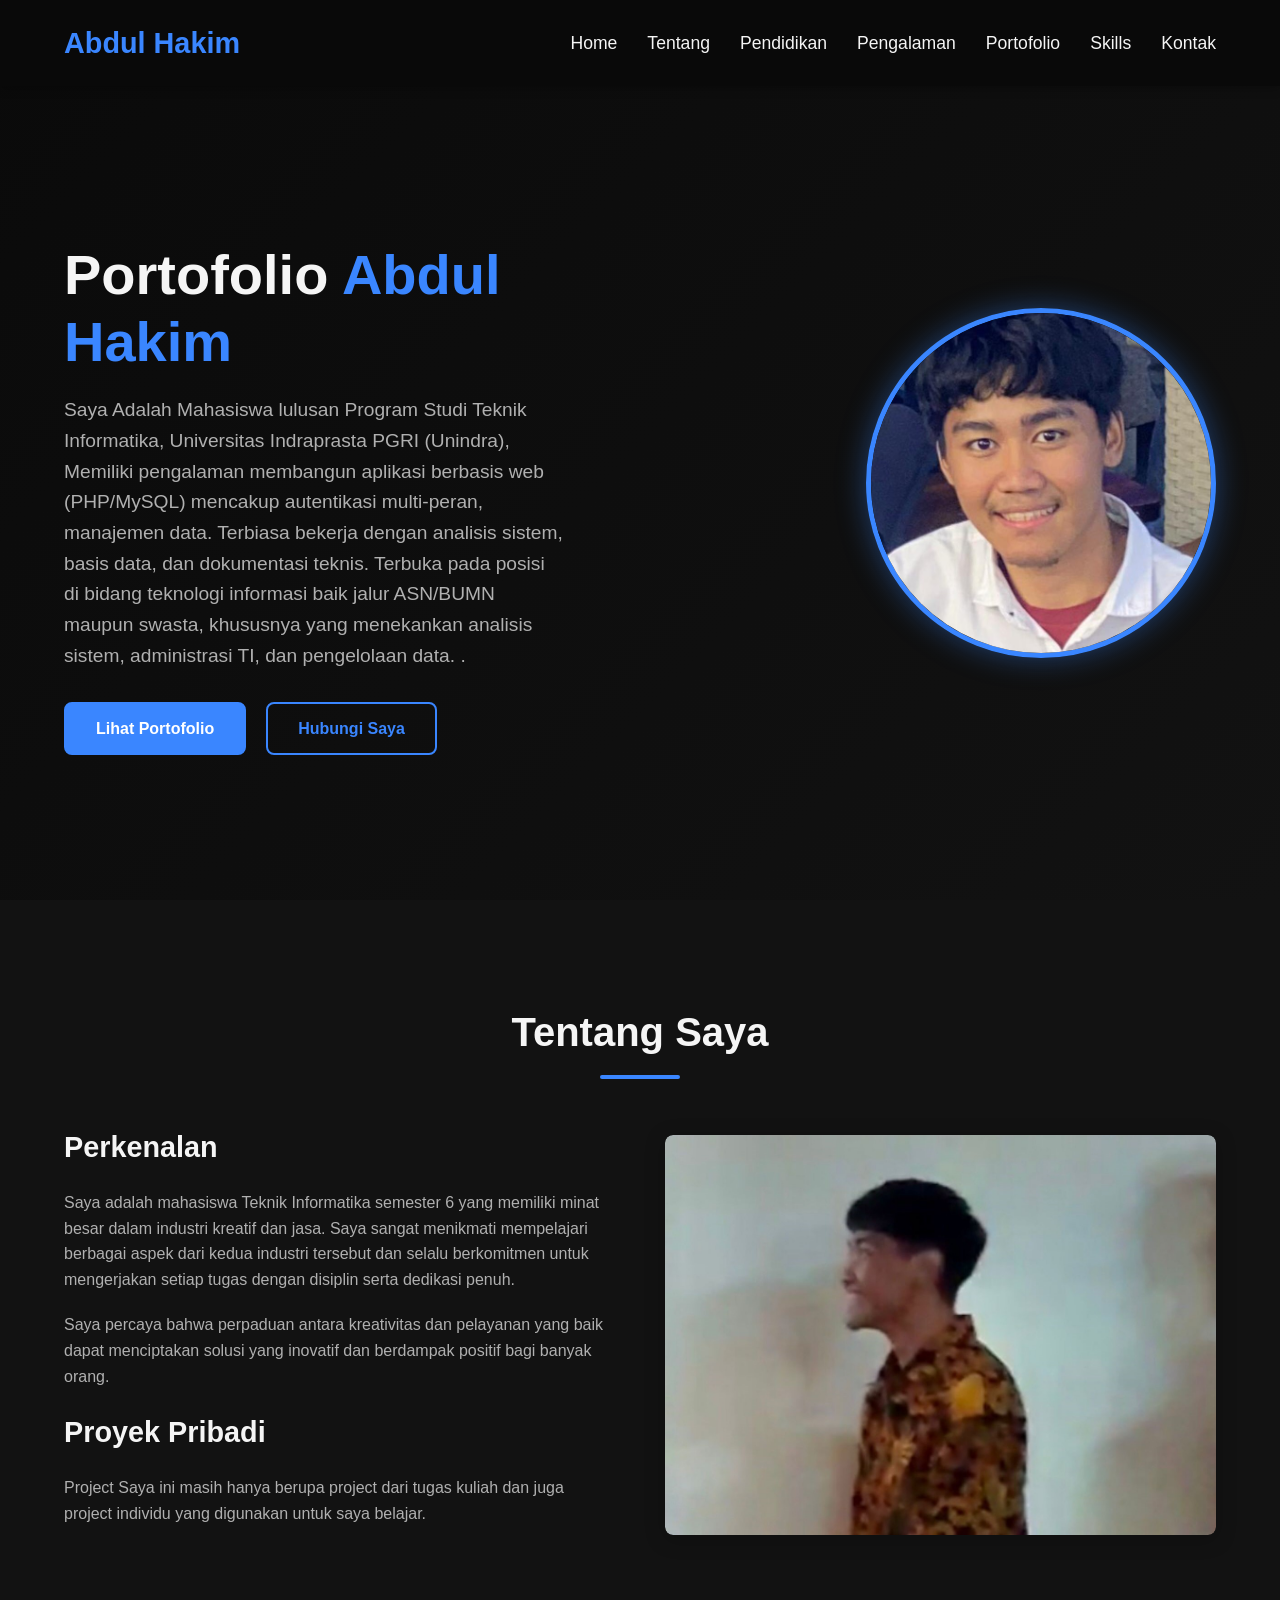
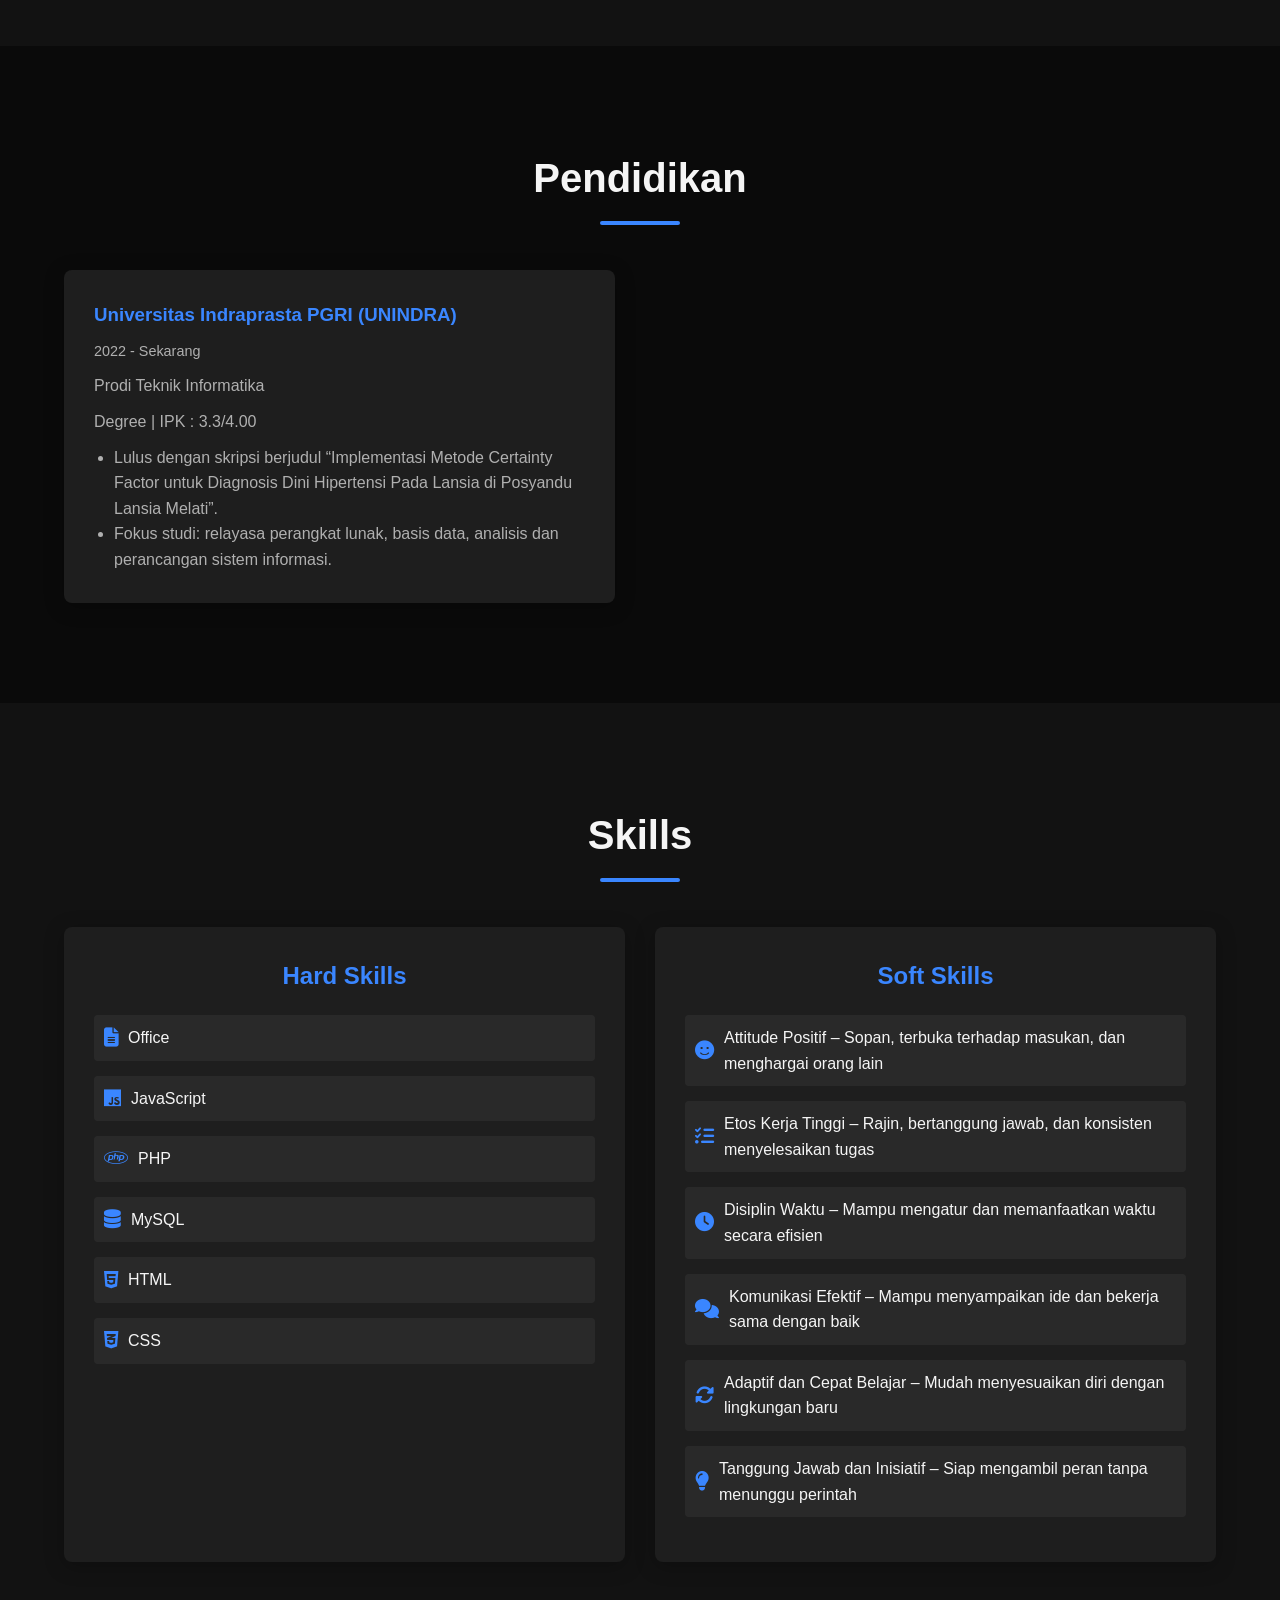
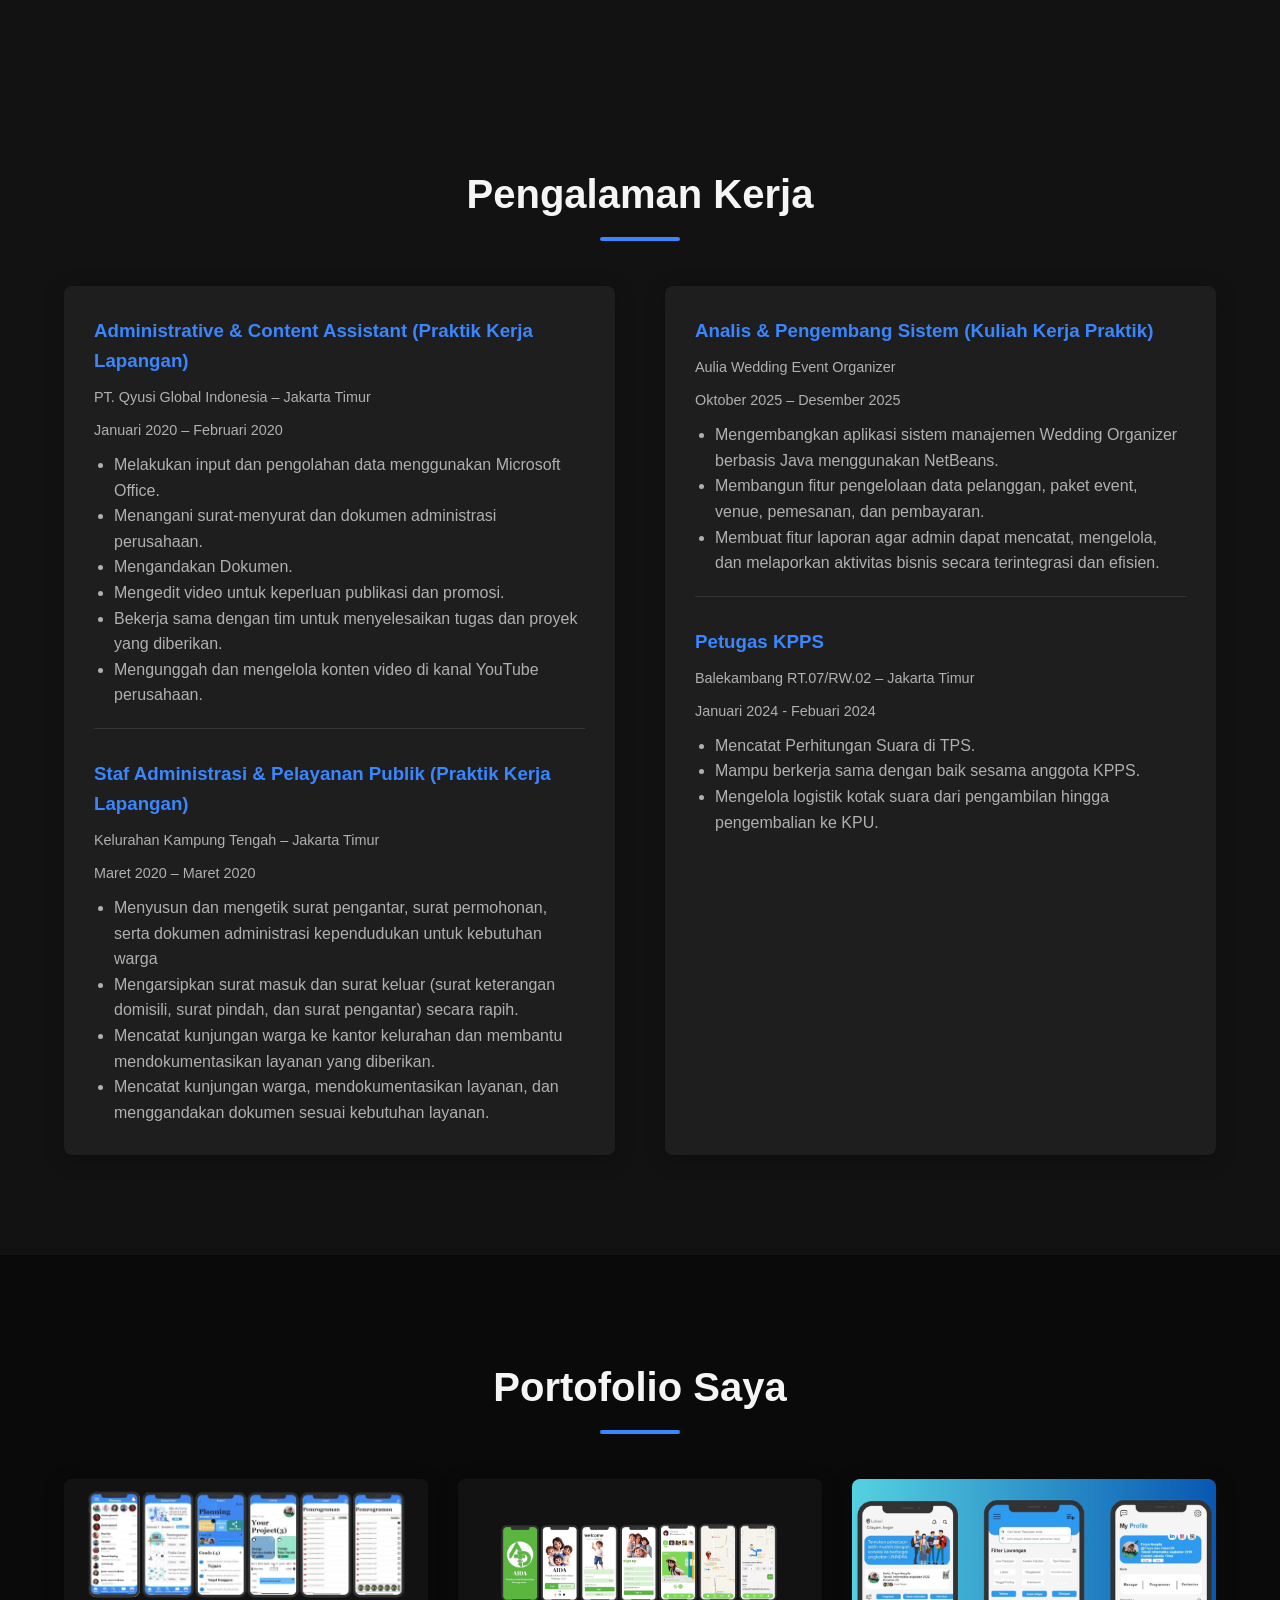
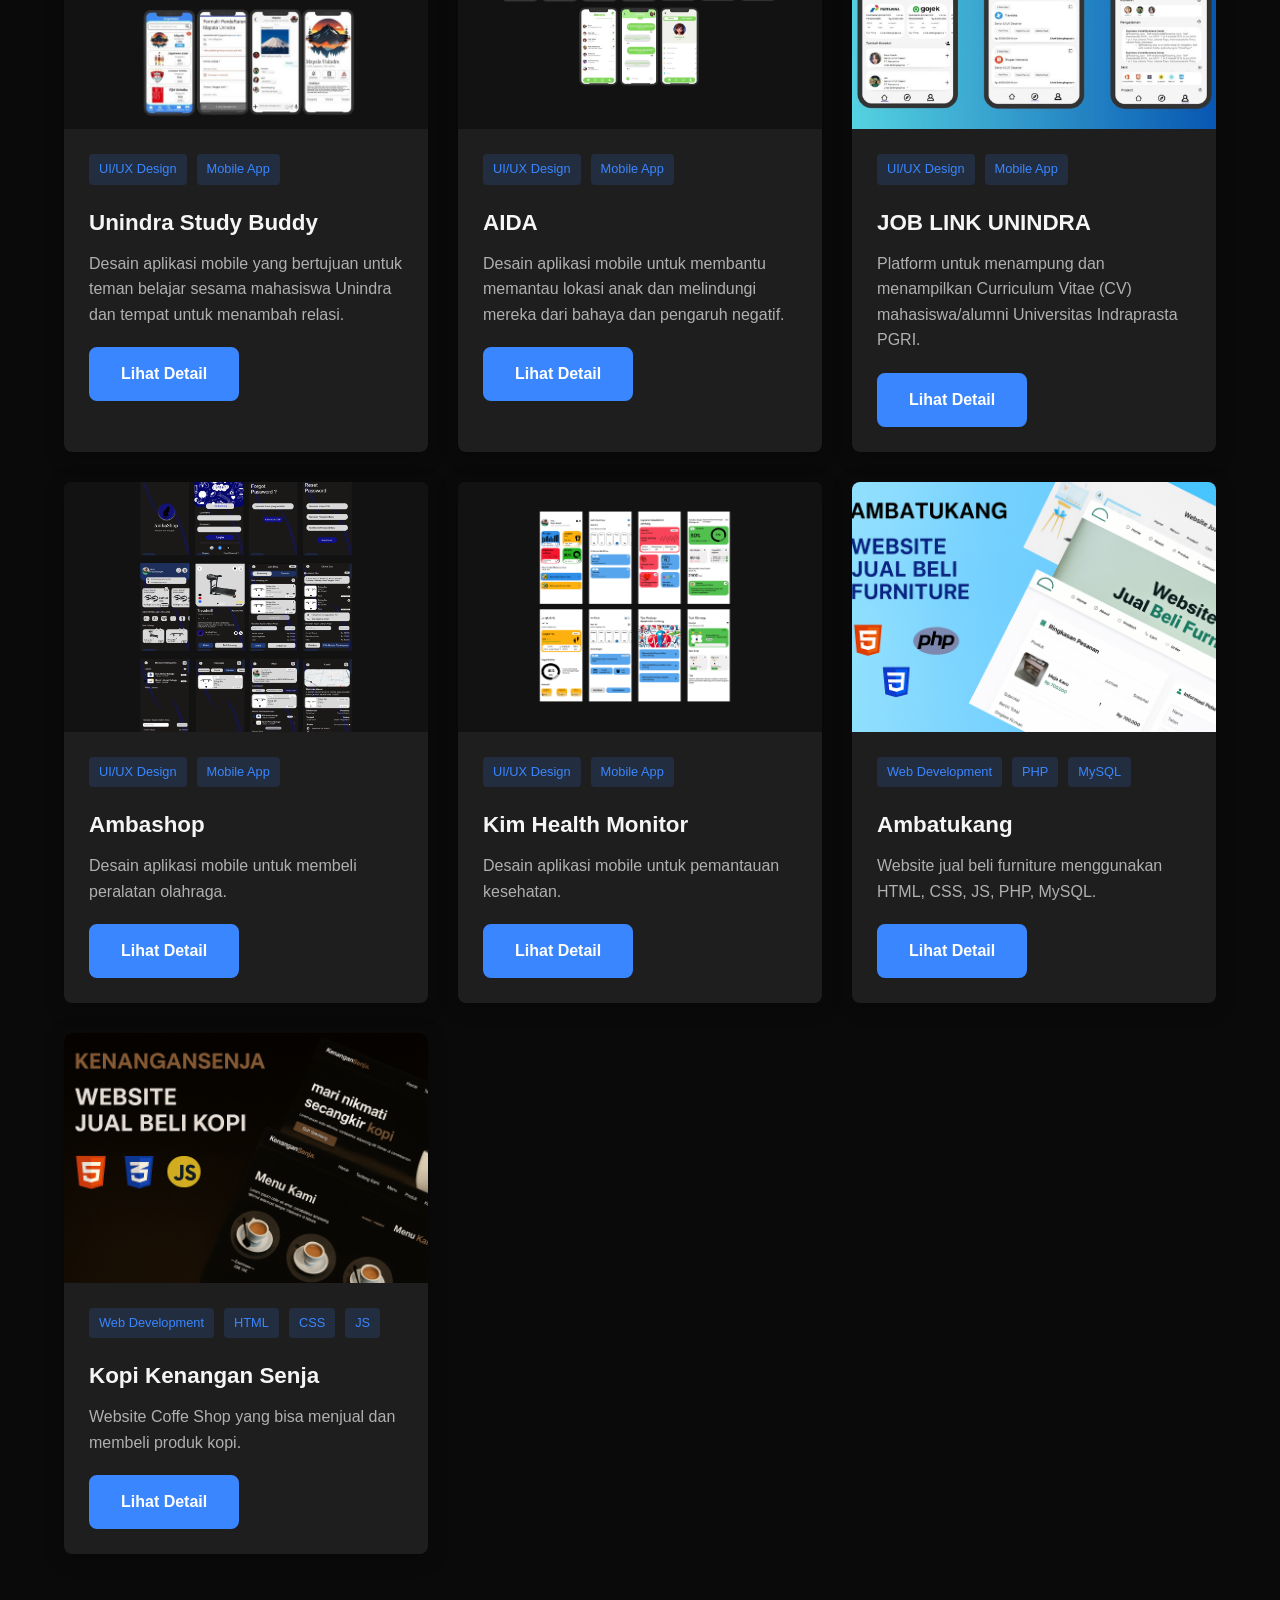
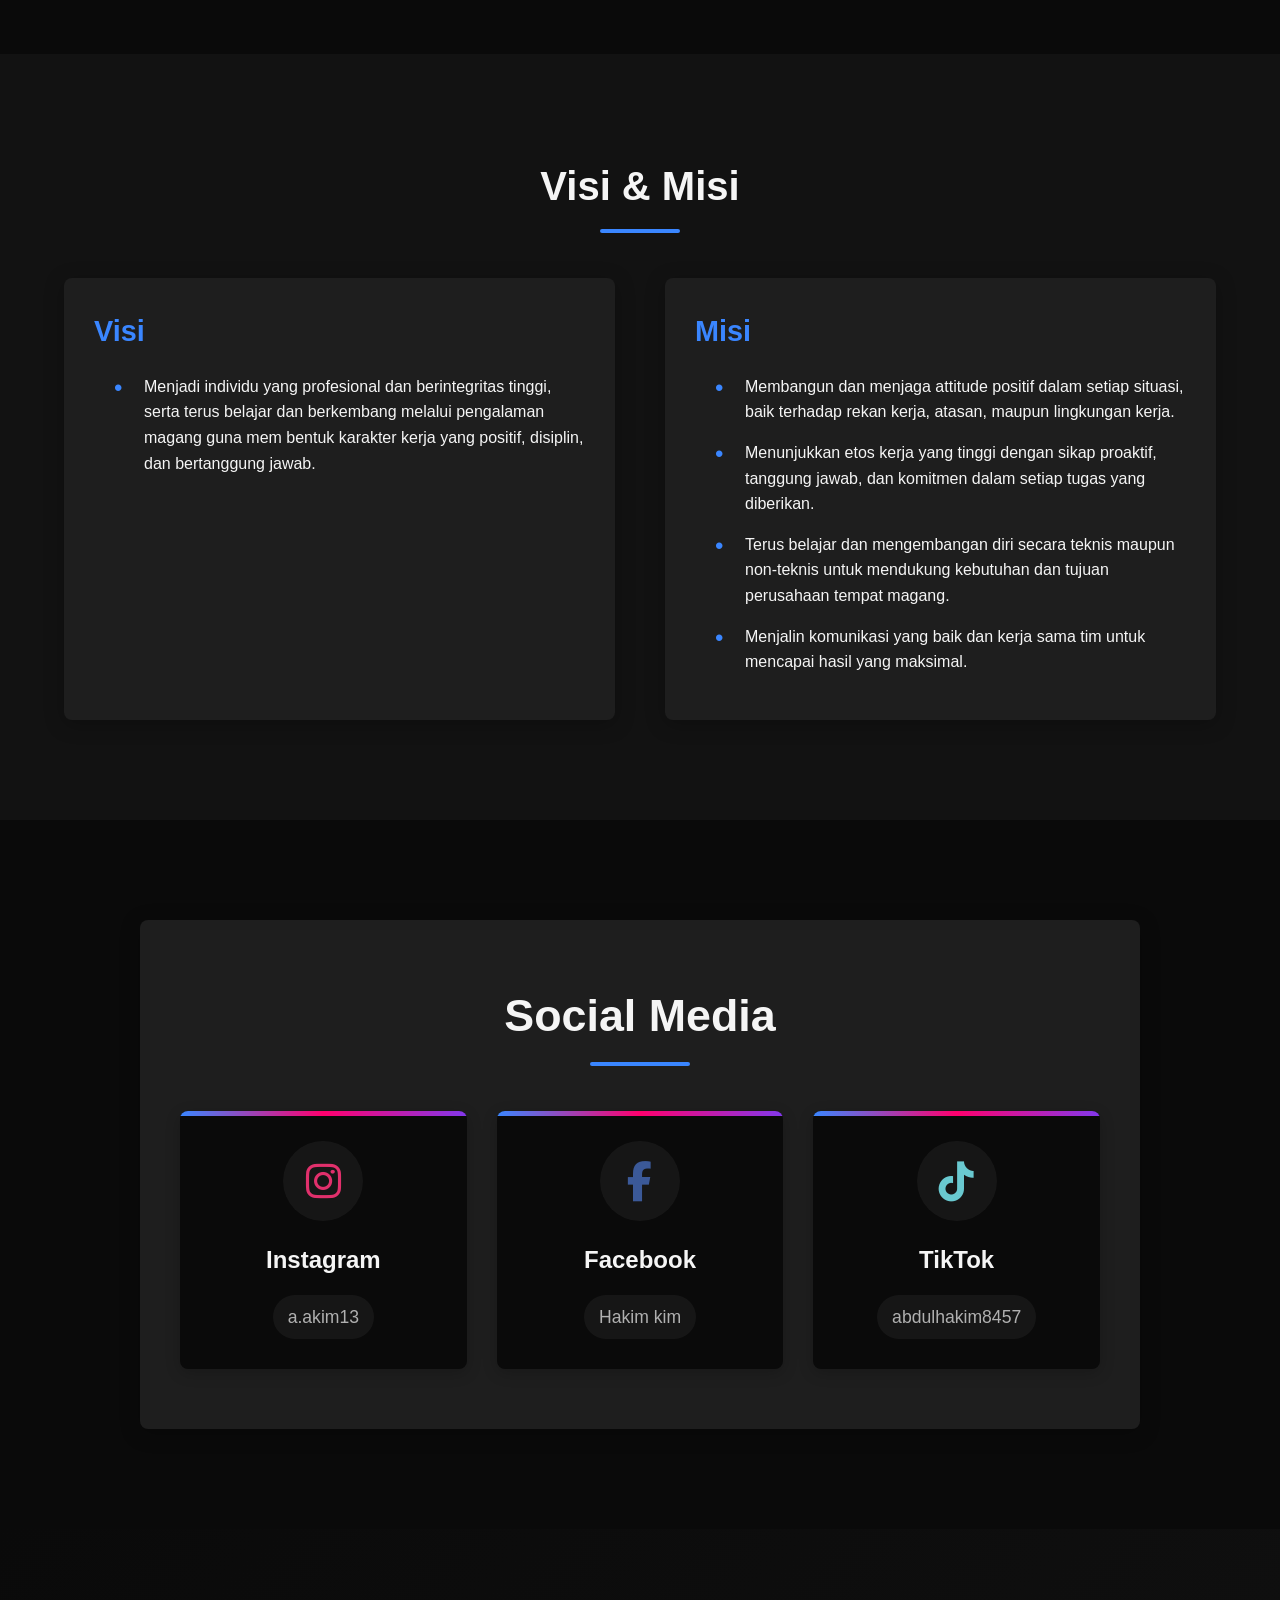
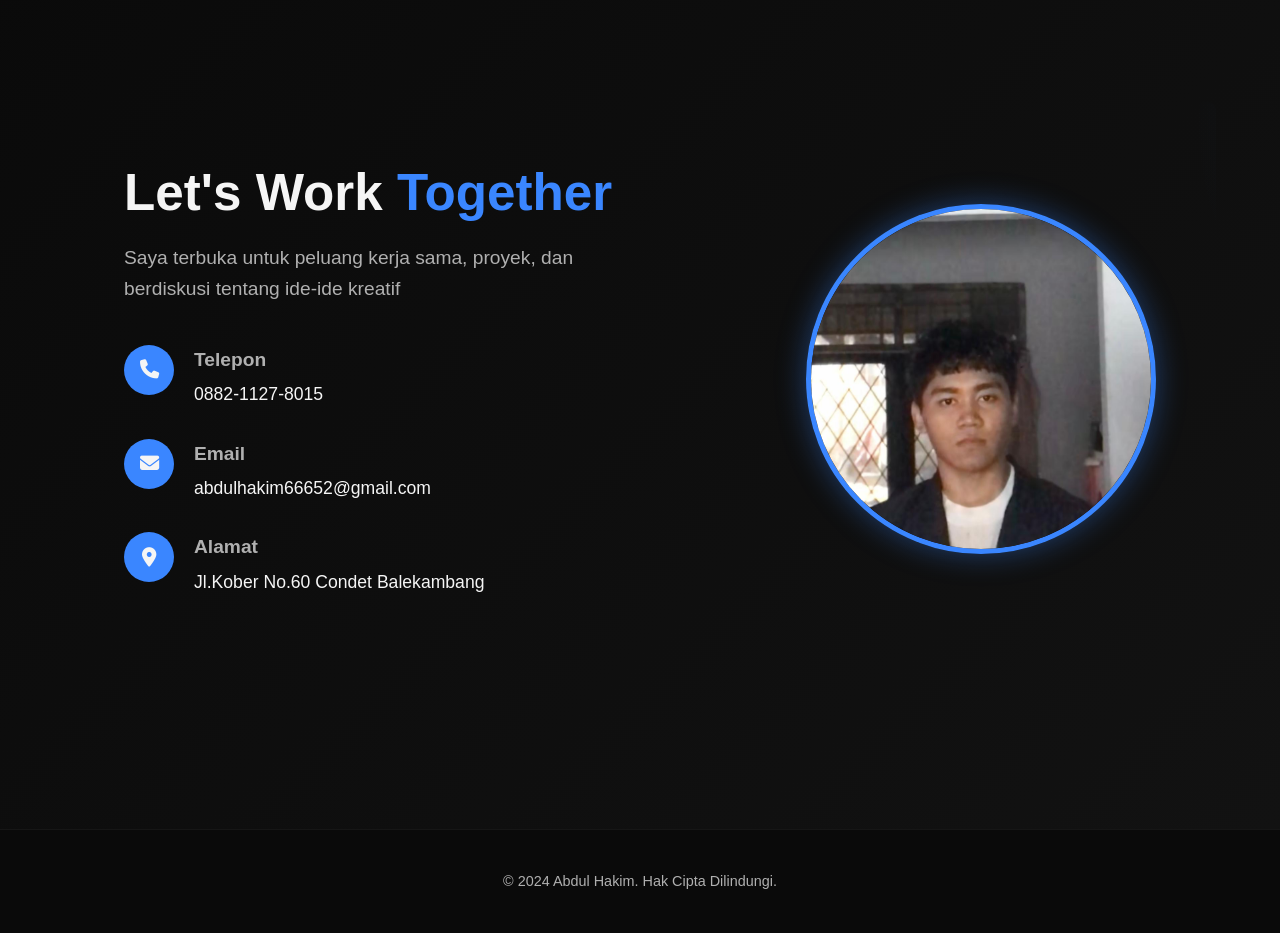
<file: index.html>
<!DOCTYPE html>
<html lang="id">
<head>
    <meta charset="UTF-8">
    <meta name="viewport" content="width=device-width, initial-scale=1.0">
    <title>Portofolio Abdul Hakim</title>
    <link rel="stylesheet" href="https://cdnjs.cloudflare.com/ajax/libs/font-awesome/6.4.0/css/all.min.css">
    <link rel="stylesheet" href="style.css">
</head>
<body>
    <!-- Header -->
    <header>
        <a href="#" class="logo">Abdul Hakim</a>
        <button class="mobile-menu-btn">
            <i class="fas fa-bars"></i>
        </button>
        <nav>
            <ul>
                <li><a href="#home">Home</a></li>
                <li><a href="#about">Tentang</a></li>
                <li><a href="#education">Pendidikan</a></li>
                <li><a href="#experience">Pengalaman</a></li>
                <li><a href="#portfolio">Portofolio</a></li>
                <li><a href="#skills">Skills</a></li>
                <li><a href="#kontak">Kontak</a></li>
            </ul>
        </nav>
    </header>
<!-- selesai header -->

    <!-- Hero Section -->
    <section id="home" class="hero">
        <div class="hero-content">
            <div class="hero-text">
                <h1 class="fade-in">Portofolio <span>Abdul Hakim</span></h1>
                <p class="fade-in delay-1">Saya Adalah Mahasiswa lulusan Program Studi Teknik Informatika, Universitas Indraprasta PGRI (Unindra), Memiliki pengalaman 
membangun aplikasi berbasis web (PHP/MySQL) mencakup autentikasi multi-peran, manajemen data. Terbiasa bekerja dengan 
analisis sistem, basis data, dan dokumentasi teknis. Terbuka pada posisi di bidang teknologi informasi baik jalur ASN/BUMN 
maupun swasta, khususnya yang menekankan analisis sistem, administrasi TI, dan pengelolaan data. .</p>
                <div class="hero-buttons fade-in delay-2">
                    <a href="#portfolio" class="btn">Lihat Portofolio</a>
                    <a href="#contact" class="btn btn-outline">Hubungi Saya</a>
                </div>
            </div>
            <div class="fade-in delay-1 profile-image-container">
                <div class="profile-image">
                    <img src="images/hakim.jpeg" alt="Abdul Hakim">
                </div>
            </div>
        </div>
    </section>

    <!-- About Section -->
   <section id="about" class="section">
        <div class="section-title">
            <h2>Tentang Saya</h2>
        </div>
        <div class="about-content">
            <div class="about-text">
                <h3>Perkenalan</h3>
                <p>Saya adalah mahasiswa Teknik Informatika semester 6 yang memiliki minat besar dalam industri kreatif dan jasa. Saya sangat menikmati mempelajari berbagai aspek dari kedua industri tersebut dan selalu berkomitmen untuk mengerjakan setiap tugas dengan disiplin serta dedikasi penuh.</p>
                <p>Saya percaya bahwa perpaduan antara kreativitas dan pelayanan yang baik dapat menciptakan solusi yang inovatif dan berdampak positif bagi banyak orang.</p>
                
                <h3>Proyek Pribadi</h3>
                <p>Project Saya ini masih hanya berupa project dari tugas kuliah dan juga project individu yang digunakan untuk saya belajar.</p>
            </div>
            
            
            <div class="about-image fade-in">
                <div style="width:100%; height:100%; display:flex; align-items:center; justify-content:center; border-radius:var(--border-radius); overflow:hidden;">
                    <img src="images/hakim2.jpeg" alt="Abdul Hakim" style="width:100%; height:100%; object-fit:cover;">
                </div>
            </div>
        </div>
    </section>

    <!-- Education Section -->
    <section id="education" class="section portfolio">
        <div class="section-title">
            <h2>Pendidikan</h2>
        </div>
        <div class="timeline-container">
            <div class="timeline-section">
                <div class="timeline-item">
                    <h3>Universitas Indraprasta PGRI (UNINDRA)</h3>
                    <div class="date">2022 - Sekarang</div>
                    <p>Prodi Teknik Informatika</p>
                    <p>Degree | IPK : 3.3/4.00</p>
                    <ul style="padding-left: 20px; margin-top: 10px; color: var(--text-secondary);">
                        <li>Lulus dengan skripsi berjudul “Implementasi Metode Certainty Factor untuk Diagnosis Dini Hipertensi Pada Lansia di 
Posyandu Lansia Melati”. </li>
                        <li>Fokus studi: relayasa perangkat lunak, basis data, analisis dan perancangan sistem informasi. </li>
                    </ul>
                </div>
            </div>
        </div>
    </section>

    <!--- skill taruh di sini-->
    <!-- Skills Section -->
    <section id="skills" class="section">
        <div class="section-title">
            <h2>Skills</h2>
        </div>
        <div class="skills-container">
            <div class="skills-card">
                <h3>Hard Skills</h3>
                <ul class="skills-list">
                    <li><i class="fas fa-file-alt"></i> Office</li>
                    <li><i class="fab fa-js"></i> JavaScript</li>
                    <li><i class="fab fa-php"></i> PHP</li>
                    <li><i class="fas fa-database"></i> MySQL</li>
                    <li><i class="fab fa-html5"></i> HTML</li>
                    <li><i class="fab fa-css3-alt"></i> CSS</li>
                </ul>
            </div>
            
            <div class="skills-card">
                <h3>Soft Skills</h3>
                <ul class="skills-list">
                    <li><i class="fas fa-smile"></i> Attitude Positif – Sopan, terbuka terhadap masukan, dan menghargai orang lain</li>
                    <li><i class="fas fa-tasks"></i> Etos Kerja Tinggi – Rajin, bertanggung jawab, dan konsisten menyelesaikan tugas</li>
                    <li><i class="fas fa-clock"></i> Disiplin Waktu – Mampu mengatur dan memanfaatkan waktu secara efisien</li>
                    <li><i class="fas fa-comments"></i> Komunikasi Efektif – Mampu menyampaikan ide dan bekerja sama dengan baik</li>
                    <li><i class="fas fa-sync-alt"></i> Adaptif dan Cepat Belajar – Mudah menyesuaikan diri dengan lingkungan baru</li>
                    <li><i class="fas fa-lightbulb"></i> Tanggung Jawab dan Inisiatif – Siap mengambil peran tanpa menunggu perintah</li>
                </ul>
            </div>
        </div>
    </section>


    <!-- Experience Section -->
    <section id="experience" class="section">
        <div class="section-title">
            <h2>Pengalaman Kerja</h2>
        </div>
        <div class="timeline-container">
            <div class="timeline-section">
                <div class="timeline-item">
                    <h3>Administrative & Content Assistant (Praktik Kerja Lapangan)</h3>
                     <div class="date">PT. Qyusi Global Indonesia – Jakarta Timur </div>
                    <div class="date">Januari 2020 – Februari 2020</div>
                    <ul style="padding-left: 20px; margin-top: 10px; color: var(--text-secondary);">
                        <li>Melakukan input dan pengolahan data menggunakan Microsoft Office.</li>
                        <li>Menangani surat-menyurat dan dokumen administrasi perusahaan.</li>
                        <li>Mengandakan Dokumen.</li>
                        <li>Mengedit video untuk keperluan publikasi dan promosi. </li>
                        <li>Bekerja sama dengan tim untuk menyelesaikan tugas dan proyek yang diberikan.</li>
                        <li>Mengunggah dan mengelola konten video di kanal YouTube perusahaan.</li>
                    </ul>
                </div>
                
                <div class="timeline-item">
                    <h3> Staf Administrasi & Pelayanan Publik (Praktik Kerja Lapangan) </h3>
                    <div class="date">Kelurahan Kampung Tengah – Jakarta Timur</div>
                     <div class="date">Maret 2020 – Maret 2020</div>
                    <ul style="padding-left: 20px; margin-top: 10px; color: var(--text-secondary);">
                        <li>Menyusun dan mengetik surat pengantar, surat permohonan, serta dokumen administrasi kependudukan untuk  
kebutuhan warga </li>
                        <li>Mengarsipkan surat masuk dan surat keluar (surat keterangan domisili, surat pindah, dan surat pengantar) secara rapih.</li>
                        <li>Mencatat kunjungan warga ke kantor kelurahan dan membantu mendokumentasikan layanan yang diberikan.</li>
                        <li>Mencatat kunjungan warga, mendokumentasikan layanan, dan menggandakan dokumen sesuai kebutuhan layanan.</li>
                    </ul>
                </div>
            </div>
            
            <div class="timeline-section">
                <div class="timeline-item">
                    <h3> Analis & Pengembang Sistem (Kuliah Kerja Praktik) </h3>
                      <div class="date">Aulia Wedding Event Organizer </div>
                     <div class="date">Oktober 2025 – Desember 2025</div>
                    <ul style="padding-left: 20px; margin-top: 10px; color: var(--text-secondary);">
                        <li>Mengembangkan aplikasi sistem manajemen Wedding Organizer berbasis Java menggunakan NetBeans.</li>
                        <li>Membangun fitur pengelolaan data pelanggan, paket event, venue, pemesanan, dan pembayaran.</li>
                        <li>Membuat fitur laporan agar admin dapat mencatat, mengelola, dan melaporkan aktivitas bisnis secara terintegrasi dan 
efisien.</li>
                    </ul>
                </div>
                
                <div class="timeline-item">
                    <h3> Petugas KPPS</h3>
                    <div class="date">Balekambang RT.07/RW.02 – Jakarta Timur </div>
                     <div class="date">Januari 2024 - Febuari 2024</div>
                    <ul style="padding-left: 20px; margin-top: 10px; color: var(--text-secondary);">
                        <li>Mencatat Perhitungan Suara di TPS.</li>
                        <li>Mampu berkerja sama dengan baik sesama anggota KPPS.</li>
                        <li>Mengelola logistik kotak suara dari pengambilan hingga pengembalian ke KPU.</li>
                    </ul>
                </div>
            </div>
        </div>
    </section>

    <!-- Portfolio Section -->
    <section id="portfolio" class="section portfolio">
        <div class="section-title">
            <h2>Portofolio Saya</h2>
        </div>
        <div class="portfolio-grid">
            <!-- Project 1 -->
            <div class="portfolio-item fade-in">
                <div class="portfolio-img">
                    <img src="images/project1.png">
                </div>
                <div class="portfolio-info">
                    <div class="portfolio-tags">
                        <span class="portfolio-tag">UI/UX Design</span>
                        <span class="portfolio-tag">Mobile App</span>
                    </div>
                    <h3>Unindra Study Buddy</h3>
                    <p>Desain aplikasi mobile yang bertujuan untuk teman belajar sesama mahasiswa Unindra dan tempat untuk menambah relasi.</p>
                    <a href="https://www.figma.com/community/file/1524689240361311046" class="btn">Lihat Detail</a>
                </div>
            </div>
            
            <!-- Project 2 -->
            <div class="portfolio-item fade-in delay-1">
                <div class="portfolio-img">
                    <img src="images/project2.png" alt="AIDA">
                </div>
                <div class="portfolio-info">
                    <div class="portfolio-tags">
                        <span class="portfolio-tag">UI/UX Design</span>
                        <span class="portfolio-tag">Mobile App</span>
                    </div>
                    <h3>AIDA</h3>
                    <p>Desain aplikasi mobile untuk membantu memantau lokasi anak dan melindungi mereka dari bahaya dan pengaruh negatif.</p>
                    <a href="https://www.figma.com/community/file/1524690779998466888" class="btn">Lihat Detail</a>
                </div>
            </div>
            
            <!-- Project 3 -->
            <div class="portfolio-item fade-in delay-2">
                <div class="portfolio-img">
                    <img src="images/project3.jpeg" alt="JOB LINK UNINDRA">
                </div>
                <div class="portfolio-info">
                    <div class="portfolio-tags">
                        <span class="portfolio-tag">UI/UX Design</span>
                        <span class="portfolio-tag">Mobile App</span>
                    </div>
                    <h3>JOB LINK UNINDRA</h3>
                    <p>Platform untuk menampung dan menampilkan Curriculum Vitae (CV) mahasiswa/alumni Universitas Indraprasta PGRI.</p>
                    <a href="https://www.figma.com/community/file/1524691761623259977" class="btn">Lihat Detail</a>
                </div>
            </div>
            
            <!-- Project 4 -->
            <div class="portfolio-item fade-in delay-1">
                <div class="portfolio-img">
                    <img src="images/project4.png" alt="Ambashop">
                </div>
                <div class="portfolio-info">
                    <div class="portfolio-tags">
                        <span class="portfolio-tag">UI/UX Design</span>
                        <span class="portfolio-tag">Mobile App</span>
                    </div>
                    <h3>Ambashop</h3>
                    <p>Desain aplikasi mobile untuk membeli peralatan olahraga.</p>
                    <a href="https://www.figma.com/community/file/1524668187661730616" class="btn">Lihat Detail</a>
                </div>
            </div>
            
            <!-- Project 5 -->
            <div class="portfolio-item fade-in delay-2">
                <div class="portfolio-img">
                    <img src="images/project5.png">
                </div>
                <div class="portfolio-info">
                    <div class="portfolio-tags">
                        <span class="portfolio-tag">UI/UX Design</span>
                        <span class="portfolio-tag">Mobile App</span>
                    </div>
                    <h3>Kim Health Monitor</h3>
                    <p>Desain aplikasi mobile untuk pemantauan kesehatan.</p>
                    <a href="https://www.figma.com/community/file/1524684295529186112" class="btn">Lihat Detail</a>
                </div>
            </div>
            
            <!-- Project 6 -->
            <div class="portfolio-item fade-in delay-3">
                <div class="portfolio-img">
                    <img src="images/project6.png" alt="Ambatukang">
                </div>
                <div class="portfolio-info">
                    <div class="portfolio-tags">
                        <span class="portfolio-tag">Web Development</span>
                        <span class="portfolio-tag">PHP</span>
                        <span class="portfolio-tag">MySQL</span>
                    </div>
                    <h3>Ambatukang</h3>
                    <p>Website jual beli furniture menggunakan HTML, CSS, JS, PHP, MySQL.</p>
                    <a href="https://github.com/akimmm45/belajarphp_websitefurniture-" class="btn">Lihat Detail</a>
                </div>
            </div>
            
            <!-- Project 7 -->
            <div class="portfolio-item fade-in delay-1">
                <div class="portfolio-img">
                    <img src="images/project7.png" alt="Kopi Kenangan Senja">
                </div>
                <div class="portfolio-info">
                    <div class="portfolio-tags">
                        <span class="portfolio-tag">Web Development</span>
                        <span class="portfolio-tag">HTML</span>
                        <span class="portfolio-tag">CSS</span>
                        <span class="portfolio-tag">JS</span>
                    </div>
                    <h3>Kopi Kenangan Senja</h3>
                    <p>Website Coffe Shop yang bisa menjual dan membeli produk kopi.</p>
                    <a href="https://github.com/akimmm45/Project-Belajar-Kopi-WPU" class="btn">Lihat Detail</a>
                </div>
            </div>
        </div>
    </section>

    <!-- Vision & Mission Section -->
    <section class="section">
        <div class="section-title">
            <h2>Visi & Misi</h2>
        </div>
        <div class="vm-container">
            <div class="vm-card">
                <h3>Visi</h3>
                <ul>
                    <li>Menjadi individu yang profesional dan berintegritas tinggi, serta terus belajar dan berkembang melalui pengalaman magang guna mem bentuk karakter kerja yang positif, disiplin, dan bertanggung jawab.</li>
                </ul>
            </div>
            
            <div class="vm-card">
                <h3>Misi</h3>
                <ul>
                    <li>Membangun dan menjaga attitude positif dalam setiap situasi, baik terhadap rekan kerja, atasan, maupun lingkungan kerja.</li>
                    <li>Menunjukkan etos kerja yang tinggi dengan sikap proaktif, tanggung jawab, dan komitmen dalam setiap tugas yang diberikan.</li>
                    <li>Terus belajar dan mengembangan diri secara teknis maupun non-teknis untuk mendukung kebutuhan dan tujuan perusahaan tempat magang.</li>
                    <li>Menjalin komunikasi yang baik dan kerja sama tim untuk mencapai hasil yang maksimal.</li>
                </ul>
            </div>
        </div>
    </section>

    <!-- Social Media Section --->
    <section id="social" class="social-section">
        <div class="social-container">
            <div class="social-header fade-in">
                <h1>Social Media</h1>
            </div>
            
            <div class="social-grid">
                <!-- Instagram -->
                <div class="social-card instagram fade-in">
                    <div class="social-icon">
                        <i class="fab fa-instagram"></i>
                    </div>
                    <div class="social-info">
                        <h3>Instagram</h3>
                        <p>a.akim13</p>
                    </div>
                </div>
                
                <!-- Facebook -->
                <div class="social-card facebook fade-in delay-1">
                    <div class="social-icon">
                        <i class="fab fa-facebook-f"></i>
                    </div>
                    <div class="social-info">
                        <h3>Facebook</h3>
                        <p>Hakim kim</p>
                    </div>
                </div>
                
                <!-- TikTok -->
                <div class="social-card tiktok fade-in delay-3">
                    <div class="social-icon">
                        <i class="fab fa-tiktok"></i>
                    </div>
                    <div class="social-info">
                        <h3>TikTok</h3>
                        <p>abdulhakim8457</p>
                    </div>
                </div>
            </div>
        </div>
    </section>

    <!-- Let's Work Together Section --->
    <section id="kontak" class="work-section">
        <div class="work-container">
            <div class="work-content fade-in">
                <div class="work-header">
                    <h1>Let's Work <span>Together</span></h1>
                    <p>Saya terbuka untuk peluang kerja sama, proyek, dan berdiskusi tentang ide-ide kreatif</p>
                </div>
                
                <div class="work-info">
                    <div class="work-item fade-in delay-1">
                        <div class="work-icon">
                            <i class="fas fa-phone"></i>
                        </div>
                        <div class="work-text">
                            <h4>Telepon</h4>
                            <a href="tel:088211278015">0882-1127-8015</a>
                        </div>
                    </div>
                    
                    <div class="work-item fade-in delay-2">
                        <div class="work-icon">
                            <i class="fas fa-envelope"></i>
                        </div>
                        <div class="work-text">
                            <h4>Email</h4>
                            <a href="mailto:abdulhakim66652@gmail.com">abdulhakim66652@gmail.com</a>
                        </div>
                    </div>
                    
                    <div class="work-item fade-in delay-3">
                        <div class="work-icon">
                            <i class="fas fa-map-marker-alt"></i>
                        </div>
                        <div class="work-text">
                            <h4>Alamat</h4>
                            <p>Jl.Kober No.60 Condet Balekambang</p>
                        </div>
                    </div>
                </div>
            </div>
            
            <div class="work-profile fade-in delay-1">
                <div class="work-profile-image">
                    <img src="images/hakim3.jpeg" alt="Abdul Hakim">
                </div>
            </div>
        </div>
    </section>
    <!-- Footer -->
    <footer>
        <p class="copyright">© 2024 Abdul Hakim. Hak Cipta Dilindungi.</p>
    </footer>
    <script src="main.js"></script>
</body>
</html>
</file>
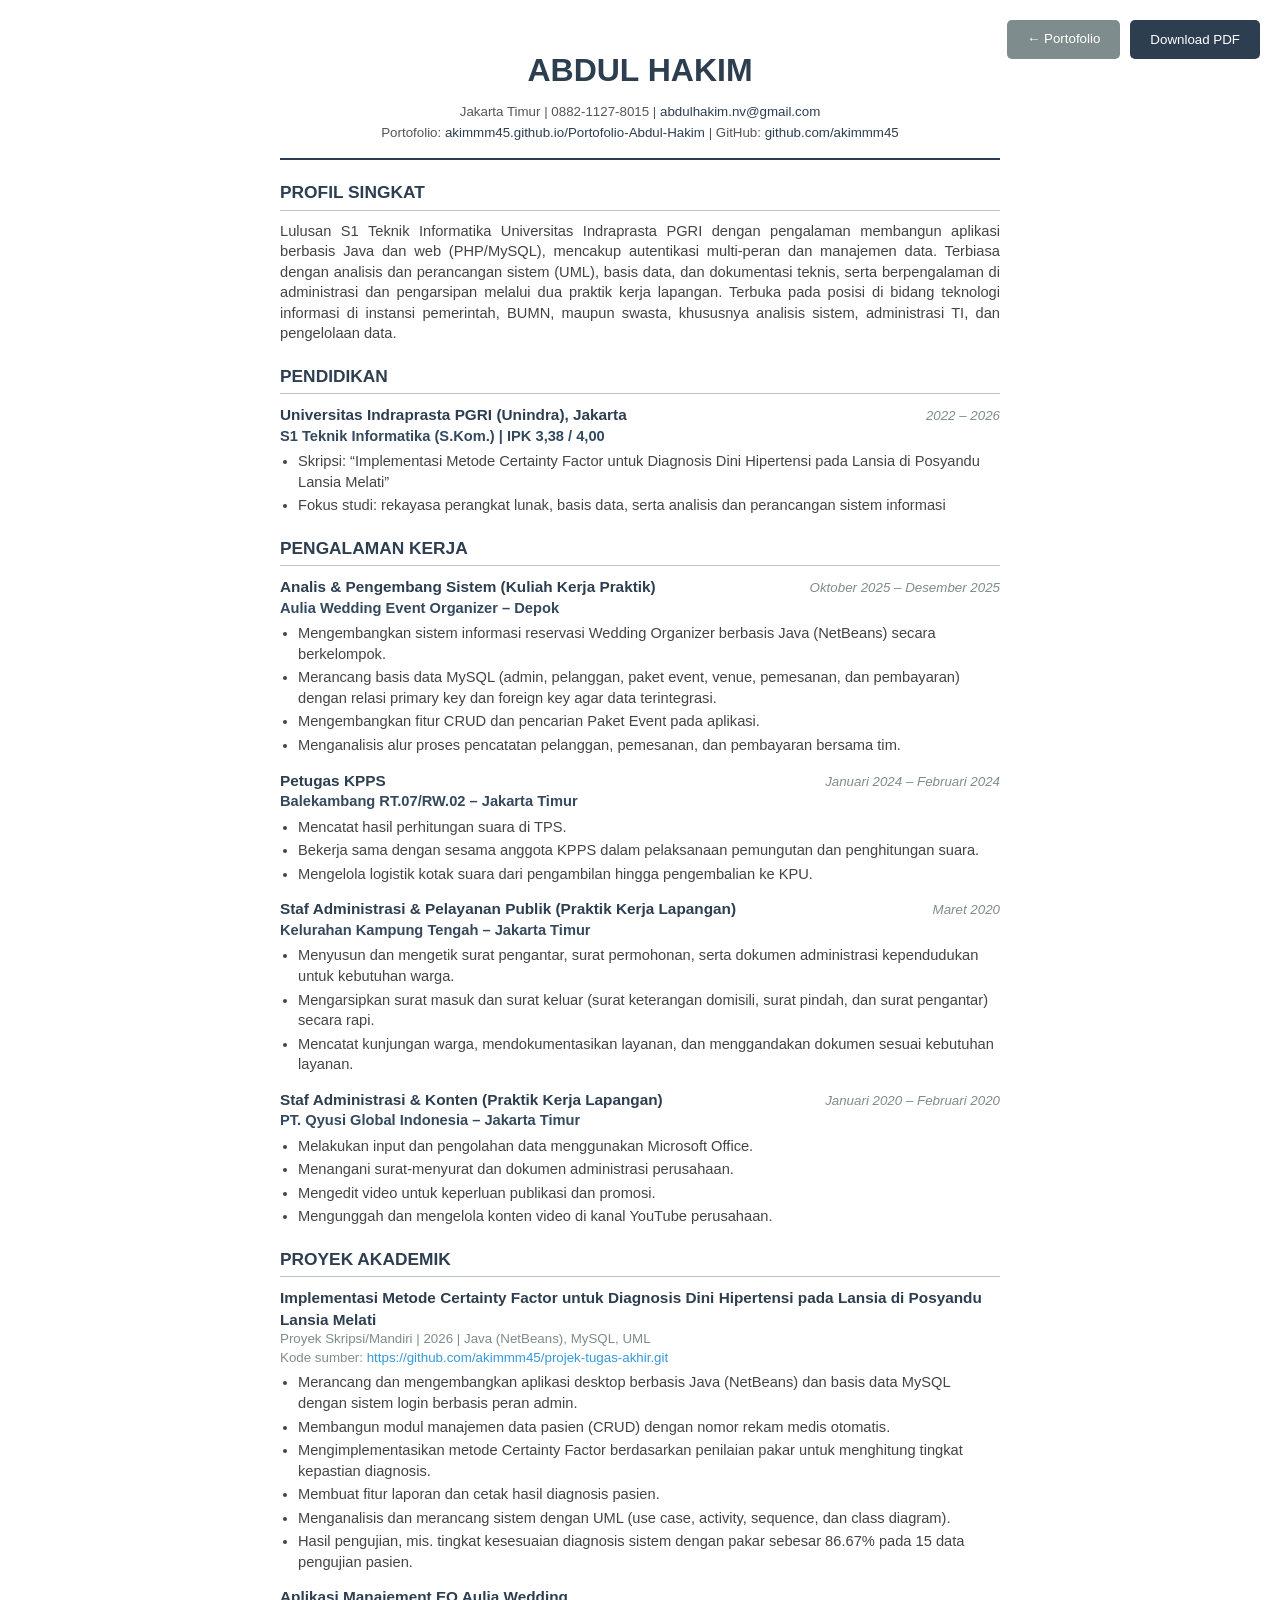
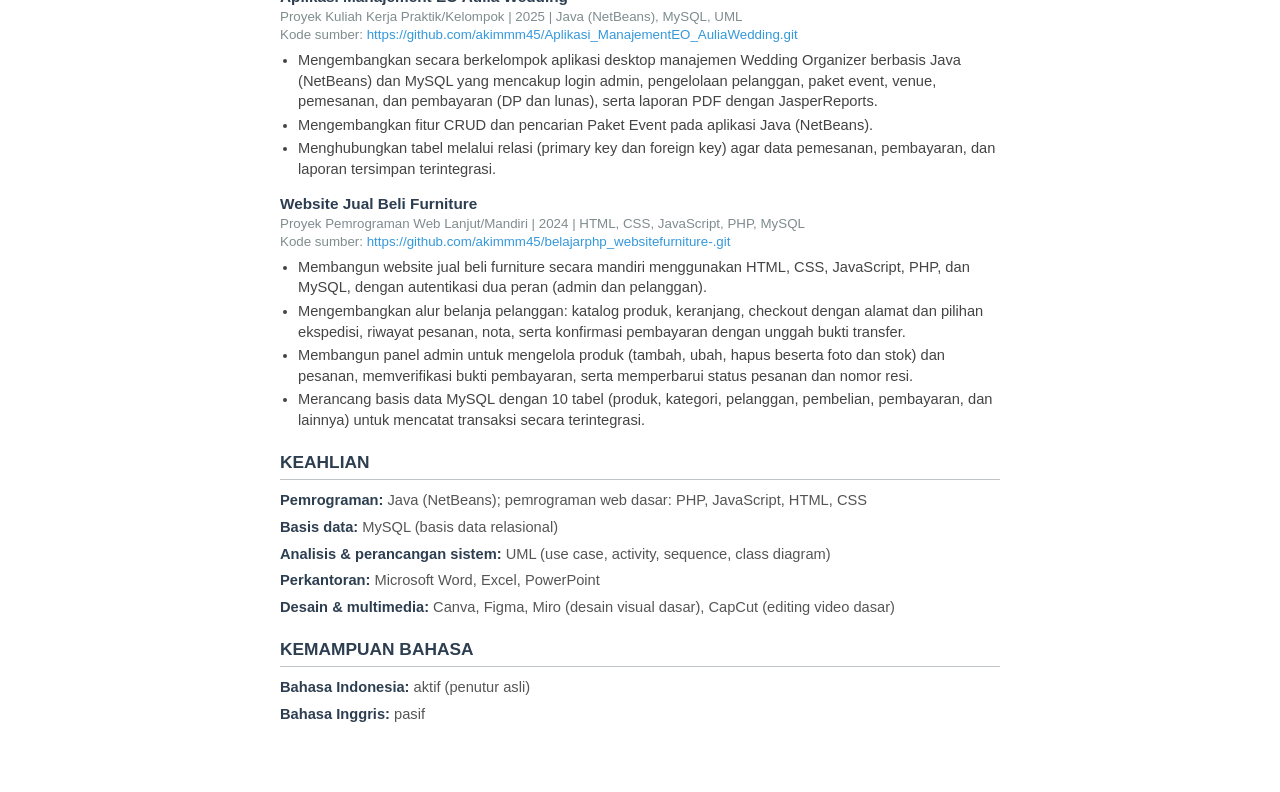
<file: main.html>
<!DOCTYPE html>
<html lang="id">
<head>
    <meta charset="UTF-8">
    <meta name="viewport" content="width=device-width, initial-scale=1.0">
    <title>CV Abdul Hakim</title>
    <style>
        * {
            margin: 0;
            padding: 0;
            box-sizing: border-box;
        }

        body {
            font-family: 'Arial', sans-serif;
            line-height: 1.4;
            color: #333;
            background: white;
            font-size: 11pt;
        }

        .container {
            max-width: 8.5in;
            margin: 0 auto;
            padding: 0.5in;
            background: white;
        }

        .header {
            text-align: center;
            margin-bottom: 20px;
            border-bottom: 2px solid #2c3e50;
            padding-bottom: 15px;
        }

        .name {
            font-size: 24pt;
            font-weight: bold;
            color: #2c3e50;
            margin-bottom: 8px;
        }

        .contact-info {
            font-size: 10pt;
            color: #555;
            line-height: 1.6;
        }

        .contact-info a {
            color: #2c3e50;
            text-decoration: none;
        }

        .section {
            margin-bottom: 20px;
        }

        .section-title {
            font-size: 13pt;
            font-weight: bold;
            color: #2c3e50;
            margin-bottom: 10px;
            padding-bottom: 5px;
            border-bottom: 1px solid #bdc3c7;
            text-transform: uppercase;
        }

        .content {
            margin-bottom: 14px;
        }

        .row {
            display: flex;
            justify-content: space-between;
            align-items: baseline;
            gap: 15px;
        }

        .item-title {
            font-weight: bold;
            color: #2c3e50;
            font-size: 11.5pt;
        }

        .item-sub {
            font-weight: bold;
            color: #34495e;
        }

        .date {
            color: #7f8c8d;
            font-style: italic;
            white-space: nowrap;
            font-size: 10pt;
        }

        .meta {
            color: #7f8c8d;
            font-size: 10pt;
            margin-top: 2px;
        }

        ul.points {
            margin-top: 5px;
            padding-left: 18px;
        }

        ul.points li {
            margin-bottom: 3px;
            color: #444;
        }

        .project-meta {
            color: #7f8c8d;
            font-size: 10pt;
        }

        .project-meta a {
            color: #3498db;
            text-decoration: none;
        }

        .skill-row {
            margin-bottom: 6px;
            color: #555;
        }

        .skill-row strong {
            color: #2c3e50;
        }

        .summary {
            text-align: justify;
            color: #444;
        }

        /* Tombol layar (tidak ikut tercetak) */
        .toolbar {
            position: fixed;
            top: 20px;
            right: 20px;
            display: flex;
            gap: 10px;
            z-index: 1000;
        }

        .toolbar a,
        .toolbar button {
            background-color: #2c3e50;
            color: white;
            border: none;
            padding: 10px 20px;
            border-radius: 5px;
            cursor: pointer;
            font-size: 10pt;
            font-family: inherit;
            text-decoration: none;
        }

        .toolbar a.secondary {
            background-color: #7f8c8d;
        }

        .toolbar a:hover,
        .toolbar button:hover {
            opacity: 0.9;
        }

        @media (max-width: 600px) {
            .container {
                padding: 0.3in 0.2in;
                padding-top: 70px;
            }
            .row {
                flex-direction: column;
                gap: 0;
            }
            .toolbar {
                top: 10px;
                right: 10px;
            }
        }

        @page {
            size: A4;
            margin: 10mm 12mm;
        }

        @media print {
            body {
                font-size: 10pt;
                line-height: 1.3;
            }
            .container {
                padding: 0;
                max-width: none;
            }
            .header {
                margin-bottom: 12px;
                padding-bottom: 10px;
            }
            .name {
                font-size: 20pt;
                margin-bottom: 5px;
            }
            .contact-info {
                font-size: 9pt;
                line-height: 1.45;
            }
            .section {
                margin-bottom: 11px;
            }
            .section-title {
                font-size: 11pt;
                margin-bottom: 6px;
                padding-bottom: 3px;
                page-break-after: avoid;
            }
            .content {
                margin-bottom: 8px;
                page-break-inside: avoid;
            }
            .item-title {
                font-size: 10pt;
            }
            .date,
            .meta,
            .project-meta {
                font-size: 9pt;
            }
            ul.points {
                margin-top: 3px;
                padding-left: 16px;
            }
            ul.points li {
                margin-bottom: 1.5px;
            }
            .skill-row {
                margin-bottom: 3px;
            }
            .toolbar {
                display: none !important;
            }
        }
    </style>
</head>
<body>
    <!-- Tombol aksi (disembunyikan saat dicetak) -->
    <div class="toolbar">
        <a href="index.html" class="secondary">&larr; Portofolio</a>
        <button type="button" onclick="window.print()">Download PDF</button>
    </div>

    <div class="container">
        <!-- Header -->
        <div class="header">
            <div class="name">ABDUL HAKIM</div>
            <div class="contact-info">
                Jakarta Timur | 0882-1127-8015 | <a href="mailto:abdulhakim.nv@gmail.com">abdulhakim.nv@gmail.com</a><br>
                Portofolio: <a href="https://akimmm45.github.io/Portofolio-Abdul-Hakim">akimmm45.github.io/Portofolio-Abdul-Hakim</a> |
                GitHub: <a href="https://github.com/akimmm45">github.com/akimmm45</a>
            </div>
        </div>

        <!-- Profil Singkat -->
        <div class="section">
            <div class="section-title">Profil Singkat</div>
            <div class="content summary">
                Lulusan S1 Teknik Informatika Universitas Indraprasta PGRI dengan pengalaman membangun aplikasi berbasis Java dan web (PHP/MySQL), mencakup autentikasi multi-peran dan manajemen data. Terbiasa dengan analisis dan perancangan sistem (UML), basis data, dan dokumentasi teknis, serta berpengalaman di administrasi dan pengarsipan melalui dua praktik kerja lapangan. Terbuka pada posisi di bidang teknologi informasi di instansi pemerintah, BUMN, maupun swasta, khususnya analisis sistem, administrasi TI, dan pengelolaan data.
            </div>
        </div>

        <!-- Pendidikan -->
        <div class="section">
            <div class="section-title">Pendidikan</div>
            <div class="content">
                <div class="row">
                    <div class="item-title">Universitas Indraprasta PGRI (Unindra), Jakarta</div>
                    <div class="date">2022 – 2026</div>
                </div>
                <div class="item-sub">S1 Teknik Informatika (S.Kom.) | IPK 3,38 / 4,00</div>
                <ul class="points">
                    <li>Skripsi: “Implementasi Metode Certainty Factor untuk Diagnosis Dini Hipertensi pada Lansia di Posyandu Lansia Melati”</li>
                    <li>Fokus studi: rekayasa perangkat lunak, basis data, serta analisis dan perancangan sistem informasi</li>
                </ul>
            </div>
        </div>

        <!-- Pengalaman Kerja -->
        <div class="section">
            <div class="section-title">Pengalaman Kerja</div>

            <div class="content">
                <div class="row">
                    <div class="item-title">Analis &amp; Pengembang Sistem (Kuliah Kerja Praktik)</div>
                    <div class="date">Oktober 2025 – Desember 2025</div>
                </div>
                <div class="item-sub">Aulia Wedding Event Organizer – Depok</div>
                <ul class="points">
                    <li>Mengembangkan sistem informasi reservasi Wedding Organizer berbasis Java (NetBeans) secara berkelompok.</li>
                    <li>Merancang basis data MySQL (admin, pelanggan, paket event, venue, pemesanan, dan pembayaran) dengan relasi primary key dan foreign key agar data terintegrasi.</li>
                    <li>Mengembangkan fitur CRUD dan pencarian Paket Event pada aplikasi.</li>
                    <li>Menganalisis alur proses pencatatan pelanggan, pemesanan, dan pembayaran bersama tim.</li>
                </ul>
            </div>

            <div class="content">
                <div class="row">
                    <div class="item-title">Petugas KPPS</div>
                    <div class="date">Januari 2024 – Februari 2024</div>
                </div>
                <div class="item-sub">Balekambang RT.07/RW.02 – Jakarta Timur</div>
                <ul class="points">
                    <li>Mencatat hasil perhitungan suara di TPS.</li>
                    <li>Bekerja sama dengan sesama anggota KPPS dalam pelaksanaan pemungutan dan penghitungan suara.</li>
                    <li>Mengelola logistik kotak suara dari pengambilan hingga pengembalian ke KPU.</li>
                </ul>
            </div>

            <div class="content">
                <div class="row">
                    <div class="item-title">Staf Administrasi &amp; Pelayanan Publik (Praktik Kerja Lapangan)</div>
                    <div class="date">Maret 2020</div>
                </div>
                <div class="item-sub">Kelurahan Kampung Tengah – Jakarta Timur</div>
                <ul class="points">
                    <li>Menyusun dan mengetik surat pengantar, surat permohonan, serta dokumen administrasi kependudukan untuk kebutuhan warga.</li>
                    <li>Mengarsipkan surat masuk dan surat keluar (surat keterangan domisili, surat pindah, dan surat pengantar) secara rapi.</li>
                    <li>Mencatat kunjungan warga, mendokumentasikan layanan, dan menggandakan dokumen sesuai kebutuhan layanan.</li>
                </ul>
            </div>

            <div class="content">
                <div class="row">
                    <div class="item-title">Staf Administrasi &amp; Konten (Praktik Kerja Lapangan)</div>
                    <div class="date">Januari 2020 – Februari 2020</div>
                </div>
                <div class="item-sub">PT. Qyusi Global Indonesia – Jakarta Timur</div>
                <ul class="points">
                    <li>Melakukan input dan pengolahan data menggunakan Microsoft Office.</li>
                    <li>Menangani surat-menyurat dan dokumen administrasi perusahaan.</li>
                    <li>Mengedit video untuk keperluan publikasi dan promosi.</li>
                    <li>Mengunggah dan mengelola konten video di kanal YouTube perusahaan.</li>
                </ul>
            </div>
        </div>

        <!-- Proyek Akademik -->
        <div class="section">
            <div class="section-title">Proyek Akademik</div>

            <div class="content">
                <div class="item-title">Implementasi Metode Certainty Factor untuk Diagnosis Dini Hipertensi pada Lansia di Posyandu Lansia Melati</div>
                <div class="project-meta">Proyek Skripsi/Mandiri | 2026 | Java (NetBeans), MySQL, UML</div>
                <div class="project-meta">Kode sumber: <a href="https://github.com/akimmm45/projek-tugas-akhir.git">https://github.com/akimmm45/projek-tugas-akhir.git</a></div>
                <ul class="points">
                    <li>Merancang dan mengembangkan aplikasi desktop berbasis Java (NetBeans) dan basis data MySQL dengan sistem login berbasis peran admin.</li>
                    <li>Membangun modul manajemen data pasien (CRUD) dengan nomor rekam medis otomatis.</li>
                    <li>Mengimplementasikan metode Certainty Factor berdasarkan penilaian pakar untuk menghitung tingkat kepastian diagnosis.</li>
                    <li>Membuat fitur laporan dan cetak hasil diagnosis pasien.</li>
                    <li>Menganalisis dan merancang sistem dengan UML (use case, activity, sequence, dan class diagram).</li>
                    <li>Hasil pengujian, mis. tingkat kesesuaian diagnosis sistem dengan pakar sebesar 86.67% pada 15 data pengujian pasien.</li>
                </ul>
            </div>

            <div class="content">
                <div class="item-title">Aplikasi Manajement EO Aulia Wedding</div>
                <div class="project-meta">Proyek Kuliah Kerja Praktik/Kelompok | 2025 | Java (NetBeans), MySQL, UML</div>
                <div class="project-meta">Kode sumber: <a href="https://github.com/akimmm45/Aplikasi_ManajementEO_AuliaWedding.git">https://github.com/akimmm45/Aplikasi_ManajementEO_AuliaWedding.git</a></div>
                <ul class="points">
                    <li>Mengembangkan secara berkelompok aplikasi desktop manajemen Wedding Organizer berbasis Java (NetBeans) dan MySQL yang mencakup login admin, pengelolaan pelanggan, paket event, venue, pemesanan, dan pembayaran (DP dan lunas), serta laporan PDF dengan JasperReports.</li>
                    <li>Mengembangkan fitur CRUD dan pencarian Paket Event pada aplikasi Java (NetBeans).</li>
                    <li>Menghubungkan tabel melalui relasi (primary key dan foreign key) agar data pemesanan, pembayaran, dan laporan tersimpan terintegrasi.</li>
                </ul>
            </div>

            <div class="content">
                <div class="item-title">Website Jual Beli Furniture</div>
                <div class="project-meta">Proyek Pemrograman Web Lanjut/Mandiri | 2024 | HTML, CSS, JavaScript, PHP, MySQL</div>
                <div class="project-meta">Kode sumber: <a href="https://github.com/akimmm45/belajarphp_websitefurniture-.git">https://github.com/akimmm45/belajarphp_websitefurniture-.git</a></div>
                <ul class="points">
                    <li>Membangun website jual beli furniture secara mandiri menggunakan HTML, CSS, JavaScript, PHP, dan MySQL, dengan autentikasi dua peran (admin dan pelanggan).</li>
                    <li>Mengembangkan alur belanja pelanggan: katalog produk, keranjang, checkout dengan alamat dan pilihan ekspedisi, riwayat pesanan, nota, serta konfirmasi pembayaran dengan unggah bukti transfer.</li>
                    <li>Membangun panel admin untuk mengelola produk (tambah, ubah, hapus beserta foto dan stok) dan pesanan, memverifikasi bukti pembayaran, serta memperbarui status pesanan dan nomor resi.</li>
                    <li>Merancang basis data MySQL dengan 10 tabel (produk, kategori, pelanggan, pembelian, pembayaran, dan lainnya) untuk mencatat transaksi secara terintegrasi.</li>
                </ul>
            </div>
        </div>

        <!-- Keahlian -->
        <div class="section">
            <div class="section-title">Keahlian</div>
            <div class="content">
                <div class="skill-row"><strong>Pemrograman:</strong> Java (NetBeans); pemrograman web dasar: PHP, JavaScript, HTML, CSS</div>
                <div class="skill-row"><strong>Basis data:</strong> MySQL (basis data relasional)</div>
                <div class="skill-row"><strong>Analisis &amp; perancangan sistem:</strong> UML (use case, activity, sequence, class diagram)</div>
                <div class="skill-row"><strong>Perkantoran:</strong> Microsoft Word, Excel, PowerPoint</div>
                <div class="skill-row"><strong>Desain &amp; multimedia:</strong> Canva, Figma, Miro (desain visual dasar), CapCut (editing video dasar)</div>
            </div>
        </div>

        <!-- Kemampuan Bahasa -->
        <div class="section">
            <div class="section-title">Kemampuan Bahasa</div>
            <div class="content">
                <div class="skill-row"><strong>Bahasa Indonesia:</strong> aktif (penutur asli)</div>
                <div class="skill-row"><strong>Bahasa Inggris:</strong> pasif</div>
            </div>
        </div>
    </div>

    <script>
        // Jika dibuka dari tombol "Download CV" (main.html?download=1),
        // dialog cetak langsung muncul sehingga bisa disimpan sebagai PDF.
        window.addEventListener('load', function () {
            if (new URLSearchParams(window.location.search).get('download') === '1') {
                setTimeout(function () { window.print(); }, 400);
            }
        });
    </script>
</body>
</html>
</file>
<file: style.css>
* {
            margin: 0;
            padding: 0;
            box-sizing: border-box;
            font-family: 'Segoe UI', Tahoma, Geneva, Verdana, sans-serif;
        }
        
        :root {
            --dark-bg: #121212;
            --darker-bg: #0a0a0a;
            --card-bg: #1e1e1e;
            --accent: #3a86ff;
            --accent-hover: #2a75e8;
            --text: #f5f5f5;
            --text-secondary: #b0b0b0;
            --transition: all 0.3s ease;
            --border-radius: 8px;
            --box-shadow: 0 4px 20px rgba(0, 0, 0, 0.25);
        }
        
        body {
            background-color: var(--dark-bg);
            color: var(--text);
            line-height: 1.6;
            overflow-x: hidden;
        }
        
        /* Header & Navigasi */
        header {
            position: fixed;
            top: 0;
            width: 100%;
            padding: 20px 5%;
            background-color: rgba(10, 10, 10, 0.95);
            backdrop-filter: blur(10px);
            z-index: 1000;
            display: flex;
            justify-content: space-between;
            align-items: center;
            box-shadow: 0 2px 10px rgba(0, 0, 0, 0.3);
        }
        
        .logo {
            font-size: 1.8rem;
            font-weight: 700;
            color: var(--accent);
            text-decoration: none;
        }
        
        nav ul {
            display: flex;
            list-style: none;
        }
        
        nav ul li {
            margin-left: 30px;
        }
        
        nav ul li a {
            color: var(--text);
            text-decoration: none;
            font-weight: 500;
            font-size: 1.1rem;
            transition: var(--transition);
            position: relative;
        }
        
        nav ul li a:hover {
            color: var(--accent);
        }
        
        nav ul li a::after {
            content: '';
            position: absolute;
            bottom: -5px;
            left: 0;
            width: 0;
            height: 2px;
            background-color: var(--accent);
            transition: var(--transition);
        }
        
        nav ul li a:hover::after {
            width: 100%;
        }
        
        .mobile-menu-btn {
            display: none;
            background: none;
            border: none;
            color: var(--text);
            font-size: 1.5rem;
            cursor: pointer;
            position: absolute;
            right: 20px;
            top: 50%;
            transform: translateY(-50%);
        }
        
        /* Hero Section */
        .hero {
            min-height: 100vh;
            display: flex;
            align-items: center;
            padding: 0 5%;
            background: linear-gradient(135deg, var(--darker-bg) 0%, var(--dark-bg) 100%);
            position: relative;
            overflow: hidden;
           
        }
        
        .hero::before {
            content: '';
            position: absolute;
            top: -50%;
            right: -50%;
            width: 600px;
            height: 600px;
            background: radial-gradient(circle, rgba(58, 134, 255, 0.15) 0%, transparent 70%);
            z-index: 0;
        }
        
        .hero-content {
            display: flex;
            align-items: center;
            max-width: 1200px;
            width: 100%;
            margin: 0 auto;
            z-index: 1;
            position: relative;
            margin-top: 6rem;
        }
        
        .hero-text {
            flex: 1;
            
        }

        .hero h1 {
            font-size: 3.5rem;
            margin-bottom: 20px;
            line-height: 1.2;
        }
        
        .hero h1 span {
            color: var(--accent);
        }
        
        .hero p {
            font-size: 1.2rem;
            color: var(--text-secondary);
            margin-bottom: 30px;
            max-width: 500px;
        }
        
        .hero-buttons {
            display: flex;
            gap: 20px;
            margin-top: 30px;
        }
        
        .btn {
            display: inline-block;
            padding: 12px 30px;
            background-color: var(--accent);
            color: white;
            text-decoration: none;
            border-radius: var(--border-radius);
            font-weight: 600;
            transition: var(--transition);
            border: 2px solid var(--accent);
        }
        
        .btn:hover {
            background-color: var(--accent-hover);
            transform: translateY(-3px);
            box-shadow: 0 5px 15px rgba(58, 134, 255, 0.3);
        }
        
        .btn-outline {
            background-color: transparent;
            color: var(--accent);
            border: 2px solid var(--accent);
        }
        
        .btn-outline:hover {
            background-color: var(--accent);
            color: white;
        }
        
        /* Profile Image Container */
        .profile-image-container {
            display: flex;
            align-items: center;
            justify-content: flex-end; 
            margin-bottom: 30px;
            flex: 1;
        }

        .profile-image {
            width: 350px; 
            height: 350px;
            border-radius: 50%;
            object-fit: cover;
            border: 5px solid var(--accent);
            box-shadow: 0 0 30px rgba(58, 134, 255, 0.4);
            transition: var(--transition);
            overflow: hidden;
            margin-left: auto; 
        }

        .profile-image:hover {
            transform: scale(1.05);
            box-shadow: 0 0 50px rgba(58, 134, 255, 0.6);
        }

        .profile-image img {
            width: 100%;
            height: 100%;
            object-fit: cover;
        }
        
        /* PERBAIKAN: Work Profile Image */
        .work-profile-image {
            width: 350px; 
            height: 350px;
            border-radius: 50%;
            object-fit: cover;
            border: 5px solid var(--accent);
            box-shadow: 0 0 30px rgba(58, 134, 255, 0.4);
            transition: var(--transition);
            overflow: hidden;
            margin-left: auto; 
        }

        .work-profile-image:hover {
            transform: scale(1.05);
            box-shadow: 0 0 50px rgba(58, 134, 255, 0.6);
        }

        .work-profile-image img {
            width: 100%;
            height: 100%;
            object-fit: cover;
        }
        
        /* Mobile-first approach for reordering */
        @media (max-width: 992px) {
            .hero {
                padding: 40px 5%;
            }
            
            .hero-content {
                flex-direction: column;
                text-align: center;
            }
            
            .profile-image {
                width: 280px;
                height: 280px;
                margin: 0 auto 30px; 
            }
            
            .work-profile-image {
                width: 280px;
                height: 280px;
                margin: 0 auto 30px; 
            }
            
            .hero-text {
                order: 1;
            }
            
            .hero h1 {
                font-size: 2.8rem;
            }
            
            .hero p {
                margin: 0 auto 30px auto;
            }
            
            .hero-buttons {
                justify-content: center;
            }
        }
        
        @media (max-width: 768px) {
            .hero {
                padding: 30px 5%;
            }
            
            .hero h1 {
                font-size: 2.2rem;
            }
            
            .hero p {
                font-size: 1.1rem;
            }
            
            .profile-image {
                width: 240px;
                height: 240px;
            }
            
            .work-profile-image {
                width: 240px;
                height: 240px;
            }

            .hero-buttons {
                flex-direction: column;
                align-items: center;
                gap: 15px;
            }
            
            .btn {
                width: 100%;
                max-width: 250px;
                text-align: center;
            }
        }
        
        @media (max-width: 480px) {
            .hero {
                padding: 20px 5%;
            }
            
            .hero h1 {
                font-size: 2rem;
            }
            
            .hero p {
                font-size: 1rem;
            }
            
            .profile-image {
                width: 180px;
                height: 180px;
                margin-bottom: 20px;
            }
            
            .work-profile-image {
                width: 180px;
                height: 180px;
                margin-bottom: 20px;
            }
            
            .btn {
                padding: 10px 20px;
                font-size: 0.9rem;
            }
        }

        /* About Section - PERBAIKAN UTAMA */
        .section {
            padding: 100px 5%;
        }
        
        .section-title {
            text-align: center;
            margin-bottom: 60px;
            position: relative;
        }
        
        .section-title h2 {
            font-size: 2.5rem;
            display: inline-block;
        }
        
        .section-title h2::after {
            content: '';
            position: absolute;
            bottom: -15px;
            left: 50%;
            transform: translateX(-50%);
            width: 80px;
            height: 4px;
            background-color: var(--accent);
            border-radius: 2px;
        }
        
        .about-content {
            display: grid;
            grid-template-columns: 1fr 1fr;
            gap: 50px;
            align-items: center;
        }
        
        .about-text h3 {
            font-size: 1.8rem;
            margin-bottom: 20px;
        }
        
        .about-text p {
            margin-bottom: 20px;
            color: var(--text-secondary);
        }
        
        .skills {
            display: flex;
            flex-wrap: wrap;
            gap: 15px;
            margin-top: 30px;
        }
        
        .skill-tag {
            background-color: var(--card-bg);
            padding: 8px 15px;
            border-radius: 30px;
            font-size: 0.9rem;
            border: 1px solid rgba(255, 255, 255, 0.1);
        }

        .about-content .about-text {
            order: 1;
        }
        .about-content .about-image {
            order: 2;
        }
        
        .about-image {
            width: 100%;
            height: 400px;
            border-radius: var(--border-radius);
            overflow: hidden;
            box-shadow: var(--box-shadow);
        }

        .about-image img {
            width: 100%;
            height: 100%;
            object-fit: cover;
        }
        
        
        /* Portfolio Section */
        .portfolio {
            background-color: var(--darker-bg);
        }
        
        .portfolio-grid {
            display: grid;
            grid-template-columns: repeat(auto-fill, minmax(350px, 1fr));
            gap: 30px;
        }
        
        .portfolio-item {
            background-color: var(--card-bg);
            border-radius: var(--border-radius);
            overflow: hidden;
            box-shadow: var(--box-shadow);
            transition: var(--transition);
        }
        
        .portfolio-item:hover {
            transform: translateY(-10px);
            box-shadow: 0 15px 30px rgba(0, 0, 0, 0.3);
        }
        
        .portfolio-img {
            height: 250px;
            overflow: hidden;
            display: flex;
            align-items: center;
            justify-content: center;
            position: relative;
        }
        
        .portfolio-img img {
            width: 100%;
            height: 100%;
            object-fit: cover;
            transition: transform 0.5s ease;
        }
        
        .portfolio-item:hover .portfolio-img img {
            transform: scale(1.1);
        }
        
        .portfolio-info {
            padding: 25px;
        }
        
        .portfolio-info h3 {
            font-size: 1.4rem;
            margin-bottom: 10px;
        }
        
        .portfolio-info p {
            color: var(--text-secondary);
            margin-bottom: 20px;
        }
        
        .portfolio-tags {
            display: flex;
            flex-wrap: wrap;
            gap: 10px;
            margin-bottom: 20px;
        }
        
        .portfolio-tag {
            background-color: rgba(58, 134, 255, 0.15);
            color: var(--accent);
            padding: 5px 10px;
            border-radius: 4px;
            font-size: 0.8rem;
        }
        
        /* Education & Experience */
        .timeline-container {
            display: grid;
            grid-template-columns: 1fr 1fr;
            gap: 50px;
        }
        
        .timeline-section {
            background-color: var(--card-bg);
            padding: 30px;
            border-radius: var(--border-radius);
            box-shadow: var(--box-shadow);
        }
        
        .timeline-item {
            margin-bottom: 30px;
            padding-bottom: 20px;
            border-bottom: 1px solid rgba(255, 255, 255, 0.1);
        }
        
        .timeline-item:last-child {
            border-bottom: none;
            margin-bottom: 0;
            padding-bottom: 0;
        }
        
        .timeline-item h3 {
            color: var(--accent);
            margin-bottom: 10px;
        }
        
        .timeline-item .date {
            color: var(--text-secondary);
            font-size: 0.9rem;
            margin-bottom: 10px;
        }
        
        .timeline-item p {
            color: var(--text-secondary);
            margin-bottom: 10px;
        }
        
        /* Skills Section */
        .skills-container {
            display: grid;
            grid-template-columns: 1fr 1fr;
            gap: 30px;
        }
        
        .skills-card {
            background-color: var(--card-bg);
            padding: 30px;
            border-radius: var(--border-radius);
            box-shadow: var(--box-shadow);
        }
        
        .skills-card h3 {
            margin-bottom: 20px;
            color: var(--accent);
            font-size: 1.5rem;
            text-align: center;
        }
        
        .skills-list {
            list-style-type: none;
        }
        
        .skills-list li {
            margin-bottom: 15px;
            padding: 10px;
            background-color: rgba(255, 255, 255, 0.05);
            border-radius: 4px;
            display: flex;
            align-items: center;
        }
        
        .skills-list li i {
            color: var(--accent);
            margin-right: 10px;
            font-size: 1.2rem;
        }
        
        /* Vision & Mission */
        .vision-mission {
            background-color: var(--darker-bg); 
            padding: 60px 5%;
            border-radius: var(--border-radius);
        }
        
        .vm-container {
            display: grid;
            grid-template-columns: 1fr 1fr;
            gap: 50px;
        }
        
        .vm-card {
            background-color: var(--card-bg);
            padding: 30px;
            border-radius: var(--border-radius);
            box-shadow: var(--box-shadow);
        }
        
        .vm-card h3 {
            color: var(--accent);
            margin-bottom: 20px;
            font-size: 1.8rem;
        }
        
        .vm-card ul {
            list-style-type: none;
            padding-left: 20px;
        }
        
        .vm-card ul li {
            margin-bottom: 15px;
            position: relative;
            padding-left: 30px;
        }
        
        .vm-card ul li:before {
            content: "•";
            color: var(--accent);
            font-size: 1.5rem;
            position: absolute;
            left: 0;
            top: -5px;
        }
        
        /* Contact Section */
        .contact-container {
            display: grid;
            grid-template-columns: 1fr 1fr;
            gap: 50px;
        }
        
        .contact-info {
            display: flex;
            flex-direction: column;
            gap: 30px;
        }
        
        .contact-item {
            display: flex;
            align-items: flex-start;
            gap: 20px;
        }
        
        .contact-icon {
            width: 50px;
            height: 50px;
            background-color: var(--accent);
            border-radius: 50%;
            display: flex;
            align-items: center;
            justify-content: center;
            font-size: 1.2rem;
        }
        
        .contact-text h4 {
            font-size: 1.2rem;
            margin-bottom: 5px;
        }
        
        .contact-text a {
            color: var(--text);
            text-decoration: none;
            transition: var(--transition);
        }
        
        .contact-text a:hover {
            color: var(--accent);
        }
        
        .contact-form {
            background-color: var(--card-bg);
            padding: 40px;
            border-radius: var(--border-radius);
            box-shadow: var(--box-shadow);
        }
        
        .form-group {
            margin-bottom: 25px;
        }
        
        .form-group label {
            display: block;
            margin-bottom: 8px;
            font-weight: 500;
        }
        
        .form-group input,
        .form-group textarea {
            width: 100%;
            padding: 12px 15px;
            background-color: rgba(255, 255, 255, 0.05);
            border: 1px solid rgba(255, 255, 255, 0.1);
            border-radius: var(--border-radius);
            color: var(--text);
            font-size: 1rem;
        }
        
        .form-group textarea {
            min-height: 150px;
            resize: vertical;
        }
        
        .form-group input:focus,
        .form-group textarea:focus {
            outline: none;
            border-color: var(--accent);
        }
        
        /* Footer */
        footer {
            background-color: var(--darker-bg);
            padding: 40px 5%;
            text-align: center;
            border-top: 1px solid rgba(255, 255, 255, 0.05);
        }
        
        .social-links {
            display: flex;
            justify-content: center;
            gap: 25px;
            margin-bottom: 30px;
        }
        
        .social-links a {
            display: flex;
            align-items: center;
            justify-content: center;
            width: 50px;
            height: 50px;
            background-color: var(--card-bg);
            border-radius: 50%;
            color: var(--text);
            font-size: 1.3rem;
            transition: var(--transition);
        }
        
        .social-links a:hover {
            background-color: var(--accent);
            transform: translateY(-5px);
        }
        
        .copyright {
            color: var(--text-secondary);
            font-size: 0.9rem;
        }
        
        /* Responsif */
        @media (max-width: 992px) {
            .about-content,
            .contact-container,
            .timeline-container,
            .skills-container,
            .vm-container {
                grid-template-columns: 1fr;
            }
            
            .hero h1 {
                font-size: 2.8rem;
            }
          
            .about-content .about-text {
                order: 2;
            }
            .about-content .about-image {
                order: 1;
            }
        }
          
        
        /* Social Media Section - PERBAIKAN UTAMA */
        .social-section {
            background-color: var(--darker-bg); 
            padding: 100px 100px;
        }
        
        .social-container {
            max-width: 1000px;
            width: 100%;
            background-color: var(--card-bg);
            border-radius: var(--border-radius);
            box-shadow: var(--box-shadow);
            padding: 60px 40px;
            margin: 0 auto;
            text-align: center;
            position: relative;
        }
        
        .social-header {
            margin-bottom: 60px;
            position: relative;
        }
        
        .social-header h1 {
            font-size: 2.8rem;
            margin-bottom: 15px;
            color: var(--text);
        }
        
        .social-header p {
            font-size: 1.2rem;
            color: var(--text-secondary);
            max-width: 600px;
            margin: 0 auto;
        }
        
        .social-header h1::after {
            content: '';
            position: absolute;
            bottom: -15px;
            left: 50%;
            transform: translateX(-50%);
            width: 100px;
            height: 4px;
            background-color: var(--accent);
            border-radius: 2px;
        }
        
        .social-grid {
            display: grid;
            grid-template-columns: repeat(auto-fit, minmax(250px, 1fr));
            gap: 30px;
        }
        
        .social-card {
            background-color: var(--darker-bg);
            border-radius: var(--border-radius);
            padding: 30px 20px;
            transition: var(--transition);
            box-shadow: 0 4px 15px rgba(0, 0, 0, 0.2);
            position: relative;
            overflow: hidden;
            text-align: center;
        }
        
        .social-card:hover {
            transform: translateY(-10px);
            box-shadow: 0 15px 30px rgba(58, 134, 255, 0.2);
        }
        
        .social-card::before {
            content: '';
            position: absolute;
            top: 0;
            left: 0;
            width: 100%;
            height: 5px;
            background: linear-gradient(90deg, var(--accent), #ff006e, #8338ec);
        }
        
        .social-icon {
            width: 80px;
            height: 80px;
            border-radius: 50%;
            display: flex;
            align-items: center;
            justify-content: center;
            margin: 0 auto 20px;
            font-size: 2.5rem;
            background: rgba(255, 255, 255, 0.05);
            transition: var(--transition);
        }
        
        .social-card:hover .social-icon {
            background: var(--accent);
            transform: scale(1.1);
        }
        
        .instagram .social-icon { color: #e1306c; }
        .facebook .social-icon { color: #3b5998; }
        .twitter .social-icon { color: #1da1f2; }
        .tiktok .social-icon { color: #69c9d0; }
        
        .social-card:hover .instagram .social-icon { background: #e1306c; color: white; }
        .social-card:hover .facebook .social-icon { background: #3b5998; color: white; }
        .social-card:hover .twitter .social-icon { background: #1da1f2; color: white; }
        .social-card:hover .tiktok .social-icon { background: #69c9d0; color: white; }
        
        .social-info h3 {
            font-size: 1.5rem;
            margin-bottom: 15px;
        }
        
        .social-info p {
            font-size: 1.1rem;
            color: var(--text-secondary);
            background: rgba(255, 255, 255, 0.05);
            padding: 8px 15px;
            border-radius: 30px;
            display: inline-block;
            transition: var(--transition);
        }
        
        .social-card:hover .social-info p {
            color: var(--text);
            background: var(--accent);
        }
        
        /* Let's Work Together Section */
        .work-section {
            min-height: 100vh;
            display: flex;
            align-items: center;
            padding: 0 5%;
            background: linear-gradient(135deg, var(--darker-bg) 0%, var(--dark-bg) 100%);
            position: relative;
            overflow: hidden;
        }
        
        .work-container {
            max-width: 1200px;
            width: 100%;
            display: grid;
            grid-template-columns: 1fr 1fr;
            gap: 50px;
            border-radius: var(--border-radius);
            padding: 60px;
            position: relative;
            overflow: hidden;
            margin: 0 auto;
            align-items: center; 
        }
        
        .work-container::before {
          content: '';
            position: absolute;
            top: -50%;
            right: -50%;
            width: 600px;
            height: 600px;
            background: radial-gradient(circle, rgba(58, 134, 255, 0.15) 0%, transparent 70%);
            z-index: 0;
        }
        
        .work-content {
            position: relative;
            z-index: 1;
        }
        
        .work-header {
            margin-bottom: 40px;
        }
        
        .work-header h1 {
            font-size: 3.2rem;
            margin-bottom: 20px;
            line-height: 1.2;
        }
        
        .work-header h1 span {
            color: var(--accent);
        }
        
        .work-header p {
            font-size: 1.2rem;
            color: var(--text-secondary);
            max-width: 500px;
        }
        
        .work-info {
            display: flex;
            flex-direction: column;
            gap: 30px;
            margin-top: 40px;
        }
        
        .work-item {
            display: flex;
            align-items: flex-start;
            gap: 20px;
        }
        
        .work-icon {
            width: 50px;
            height: 50px;
            background-color: var(--accent);
            border-radius: 50%;
            display: flex;
            align-items: center;
            justify-content: center;
            font-size: 1.2rem;
            flex-shrink: 0;
        }
        
        .work-text h4 {
            font-size: 1.2rem;
            margin-bottom: 5px;
            color: var(--text-secondary);
        }
        
        .work-text p, 
        .work-text a {
            font-size: 1.1rem;
            color: var(--text);
            text-decoration: none;
            transition: var(--transition);
        }
        
        .work-text a:hover {
            color: var(--accent);
        }
        
        .work-profile {
            display: flex;
            flex-direction: column;
            align-items: center;
            justify-content: center;
            position: relative;
            z-index: 1;
            padding-top: 0; 
        }

        /* Mobile-first approach for reordering */
        @media (max-width: 992px) {
            .work-container {
                grid-template-columns: 1fr;
                text-align: center;
                padding: 40px 20px;
            }
            
            /* Move profile section to the top on mobile */
            .work-profile {
                order: -1;
                margin-bottom: 40px;
            }
            
            .work-content {
                order: 1;
            }
            
            .work-header h1 {
                font-size: 2.8rem;
            }
            
            .work-header p {
                margin: 0 auto;
            }
            
            .work-info {
                align-items: center;
            }
            
            .work-item {
                flex-direction: column;
                align-items: center;
                text-align: center;
            }
        }
        
        @media (max-width: 768px) {
            .social-container {
                padding: 40px 20px;
            }
            
            .social-header h1 {
                font-size: 2.2rem;
            }
            
            .social-grid {
                grid-template-columns: 1fr;
            }
            
            .work-header h1 {
                font-size: 2.2rem;
            }
            
            .work-container {
                padding: 40px 20px;
            }
        }
        
        @media (max-width: 768px) {
            .mobile-menu-btn {
                display: block;
                position: absolute;
                right: 20px;
                top: 50%;
                transform: translateY(-50%);
                z-index: 1001;
            }
            
            nav ul {
                position: fixed;
                top: 0;
                left: -100%;
                width: 100%;
                height: 100vh;
                background-color: var(--darker-bg);
                flex-direction: column;
                align-items: center;
                padding-top: 80px;
                transition: var(--transition);
            }
            
            nav ul.active {
                left: 0;
            }
            
            nav ul li {
                margin: 20px 0;
            }
            
            .portfolio-grid {
                grid-template-columns: 1fr;
            }
            
            .hero h1 {
                font-size: 2.3rem;
            }
            
            .hero p {
                font-size: 1rem;
            }
        }
        
        /* Animasi */
        @keyframes fadeIn {
            from {
                opacity: 0;
                transform: translateY(20px);
            }
            to {
                opacity: 1;
                transform: translateY(0);
            }
        }
        
        .fade-in {
            animation: fadeIn 0.8s ease forwards;
        }
        
        .delay-1 {
            animation-delay: 0.2s;
        }
        
        .delay-2 {
            animation-delay: 0.4s;
        }
        
        .delay-3 {
            animation-delay: 0.6s;
        }
        
        /* Scrollbar */
        ::-webkit-scrollbar {
            width: 10px;
        }
        
        ::-webkit-scrollbar-track {
            background: var(--darker-bg);
        }
        
        ::-webkit-scrollbar-thumb {
            background: var(--accent);
            border-radius: 5px;
        }
        
        ::-webkit-scrollbar-thumb:hover {
            background: var(--accent-hover);
        }
        
        /* PERBAIKAN UTAMA UNTUK MOBILE 355px */
        @media (max-width: 450px) {
            .social-section {
                padding: 60px 20px !important;
            }
            
            .social-container {
                padding: 30px 15px !important;
            }
            
            .social-header h1 {
                font-size: 2rem;
                margin-bottom: 10px;
            }
            
            .social-header p {
                font-size: 1rem;
            }
            
            .social-header h1::after {
                width: 80px;
                height: 3px;
                bottom: -10px;
            }
            
            .social-card {
                padding: 25px 15px;
            }
            
            .social-icon {
                width: 70px;
                height: 70px;
                font-size: 2rem;
            }
            
            .social-info h3 {
                font-size: 1.3rem;
            }
            
            .social-info p {
                font-size: 1rem;
                padding: 6px 12px;
            }
            
            .about-image {
                height: 300px;
            }
            
            .about-image > div {
                height: 100% !important;
            }
            
            .section-title h2 {
                font-size: 2rem;
            }
            
            .vm-card h3 {
                font-size: 1.5rem;
            }
            
            .vm-card ul li {
                font-size: 0.95rem;
            }
        }
        
        @media (max-width: 375px) {
            .social-section {
                padding: 50px 15px !important;
            }
            
            .social-container {
                padding: 25px 12px !important;
            }
            
            .social-header h1 {
                font-size: 1.8rem;
            }
            
            .social-header p {
                font-size: 0.95rem;
            }
            
            .social-card {
                padding: 20px 12px;
            }
            
            .social-icon {
                width: 60px;
                height: 60px;
                font-size: 1.8rem;
            }
            
            .social-info h3 {
                font-size: 1.2rem;
            }
            
            .social-info p {
                font-size: 0.9rem;
            }
            
            .about-image {
                height: 250px;
            }
            
            .hero h1 {
                font-size: 1.7rem;
            }
            
            .section-title h2 {
                font-size: 1.8rem;
            }
            
            .vm-card h3 {
                font-size: 1.4rem;
            }
            
            .vm-card ul li {
                font-size: 0.9rem;
                padding-left: 25px;
            }
        }
        
        /* Perbaikan khusus untuk gambar about section */
        @media (max-width: 992px) {
            .about-image {
                height: 350px;
            }
            
            .about-image > div {
                height: 100% !important;
            }
        }
        
        @media (max-width: 768px) {
            .about-image {
                height: 300px;
            }
        }
        
        @media (max-width: 480px) {
            .about-image {
                height: 250px;
            }
        }
        
        @media (max-width: 375px) {
            .about-image {
                height: 200px;
            }
        }
</file>
